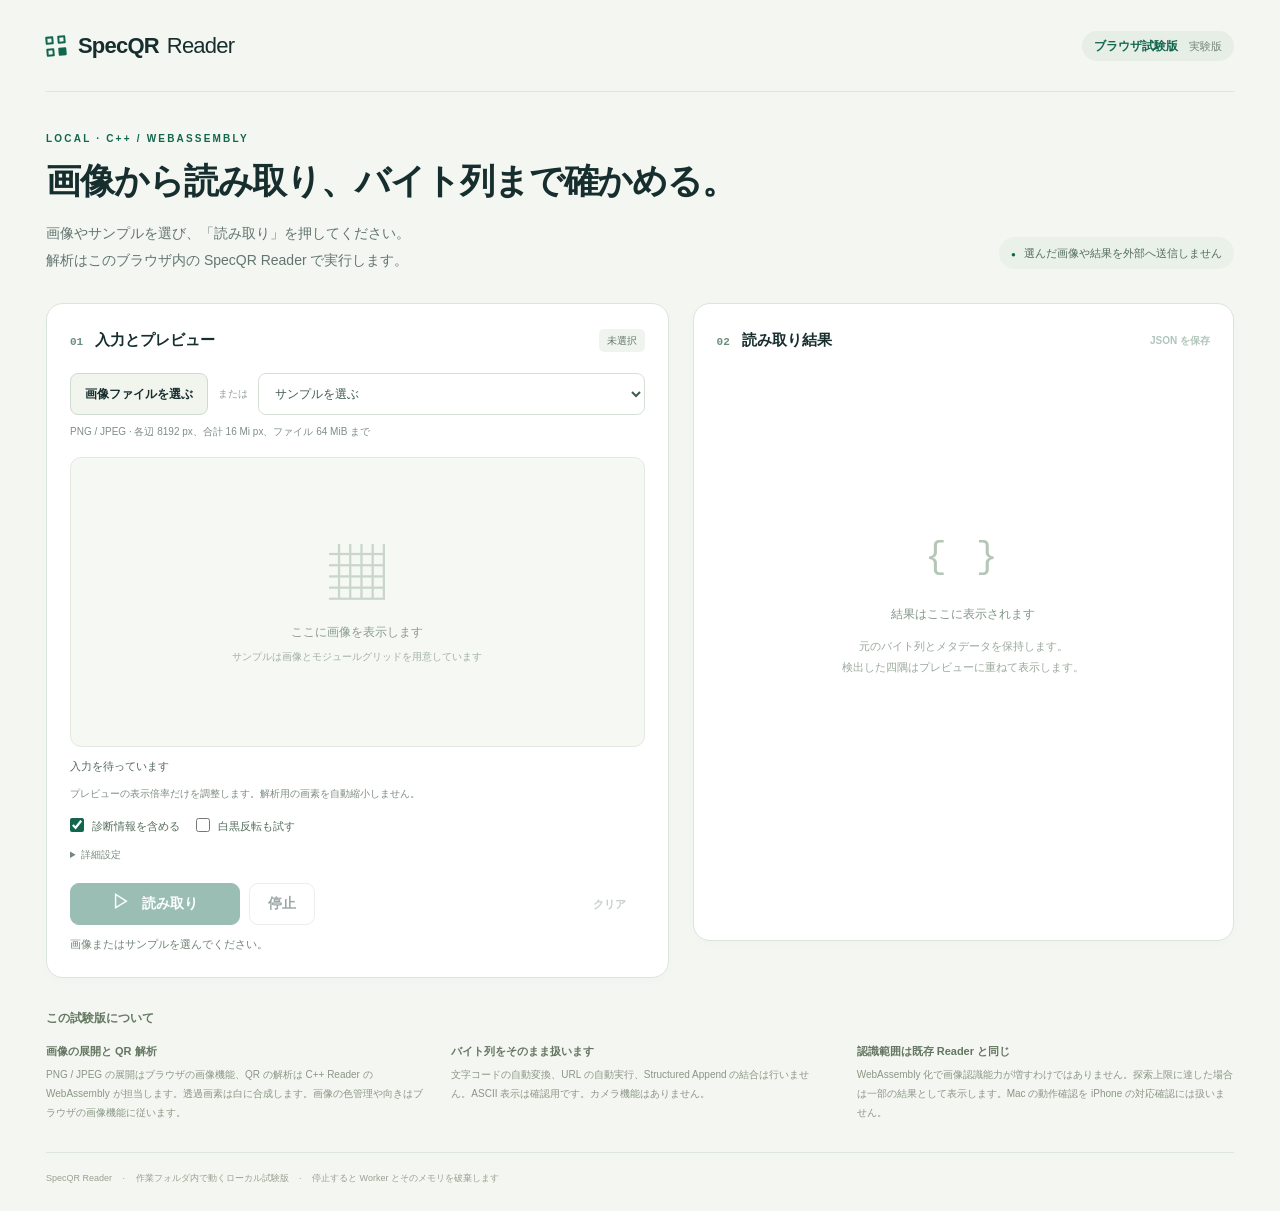
<file: browser/trial/index.html>
<!doctype html>
<html lang="ja">
<head>
  <meta charset="utf-8">
  <meta name="viewport" content="width=device-width, initial-scale=1">
  <meta http-equiv="Content-Security-Policy" content="default-src 'self'; script-src 'self' 'wasm-unsafe-eval'; style-src 'self'; img-src 'self' blob:; connect-src 'self'; worker-src 'self'; object-src 'none'; base-uri 'none'; form-action 'none'">
  <title>SpecQR Reader — ブラウザ試験版</title>
  <link rel="stylesheet" href="./styles.css">
  <script type="module" src="./app.js"></script>
</head>
<body>
  <div class="page">
    <header class="masthead">
      <a class="brand" href="./" aria-label="SpecQR Reader ホーム"><span class="brand-mark" aria-hidden="true"><i></i><i></i><i></i><i></i></span>SpecQR<span>Reader</span></a>
      <span class="trial-badge">ブラウザ試験版 <span>実験版</span></span>
    </header>
    <main>
      <section class="intro">
        <p class="eyebrow">LOCAL · C++ / WEBASSEMBLY</p>
        <h1>画像から読み取り、<br class="mobile-break">バイト列まで確かめる。</h1>
        <p class="lead">画像やサンプルを選び、「読み取り」を押してください。<br>解析はこのブラウザ内の SpecQR Reader で実行します。</p>
        <div class="privacy"><span aria-hidden="true">●</span> 選んだ画像や結果を外部へ送信しません</div>
      </section>
      <div class="workspace">
        <section class="card input-card" aria-labelledby="input-title">
          <div class="section-heading"><h2 id="input-title"><span>01</span> 入力とプレビュー</h2><span id="input-badge" class="small-badge">未選択</span></div>
          <div class="input-controls">
            <label class="file-button">画像ファイルを選ぶ<input id="image-file" type="file" accept="image/png,image/jpeg,.png,.jpg,.jpeg"></label>
            <span class="or">または</span>
            <label class="sample-label"><span class="sr-only">サンプルを選ぶ</span><select id="sample"><option value="">サンプルを選ぶ</option></select></label>
          </div>
          <p class="input-hint">PNG / JPEG · 各辺 8192 px、合計 16 Mi px、ファイル 64 MiB まで</p>
          <div id="preview-box" class="preview-box">
            <div id="preview-empty" class="preview-empty"><div class="empty-qr" aria-hidden="true">▦</div><strong>ここに画像を表示します</strong><span>サンプルは画像とモジュールグリッドを用意しています</span></div>
            <canvas id="preview" hidden aria-label="入力画像と検出した QR の四隅"></canvas>
          </div>
          <div class="preview-caption"><span id="input-name">入力を待っています</span><span id="input-size"></span></div>
          <p id="codec-note" class="codec-note">プレビューの表示倍率だけを調整します。解析用の画素を自動縮小しません。</p>
          <div class="run-options"><label><input id="diagnostics" type="checkbox" checked> 診断情報を含める</label><label><input id="invert" type="checkbox"> 白黒反転も試す</label></div>
          <details class="advanced"><summary>詳細設定</summary><div class="advanced-content"><label><input id="strict-padding" type="checkbox"> strict_padding</label><p>探索上限（0 は Reader の既定値）</p><div class="limits"><label>候補数<input id="max-candidates" type="number" min="0" max="96" value="0"></label><label>シンボル数<input id="max-symbols" type="number" min="0" max="32" value="0"></label><label>グリッド試行数<input id="max-attempts" type="number" min="0" max="2048" value="0"></label></div></div></details>
          <div class="actions"><button id="run" class="primary" disabled><span aria-hidden="true">▷</span> 読み取り</button><button id="stop" disabled>停止</button><button id="clear" class="quiet" disabled>クリア</button></div>
          <p id="status" class="status" role="status" aria-live="polite">画像またはサンプルを選んでください。</p>
        </section>
        <section class="card result-card" aria-labelledby="result-title">
          <div class="section-heading"><h2 id="result-title"><span>02</span> 読み取り結果</h2><button id="save-json" class="text-button" disabled>JSON を保存</button></div>
          <div id="result" class="result-content"><div class="result-empty"><span class="result-icon" aria-hidden="true">{ }</span><strong>結果はここに表示されます</strong><p>元のバイト列とメタデータを保持します。<br>検出した四隅はプレビューに重ねて表示します。</p></div></div>
          <p id="run-stats" class="run-stats"></p>
        </section>
      </div>
      <section class="notes" aria-labelledby="notes-title"><h2 id="notes-title">この試験版について</h2><div class="notes-grid"><div><h3>画像の展開と QR 解析</h3><p>PNG / JPEG の展開はブラウザの画像機能、QR の解析は C++ Reader の WebAssembly が担当します。透過画素は白に合成します。画像の色管理や向きはブラウザの画像機能に従います。</p></div><div><h3>バイト列をそのまま扱います</h3><p>文字コードの自動変換、URL の自動実行、Structured Append の結合は行いません。ASCII 表示は確認用です。カメラ機能はありません。</p></div><div><h3>認識範囲は既存 Reader と同じ</h3><p>WebAssembly 化で画像認識能力が増すわけではありません。探索上限に達した場合は一部の結果として表示します。Mac の動作確認を iPhone の対応確認には扱いません。</p></div></div></section>
    </main>
    <footer>SpecQR Reader <span>·</span> 作業フォルダ内で動くローカル試験版 <span>·</span> 停止すると Worker とそのメモリを破棄します</footer>
  </div>
</body>
</html>
</file>
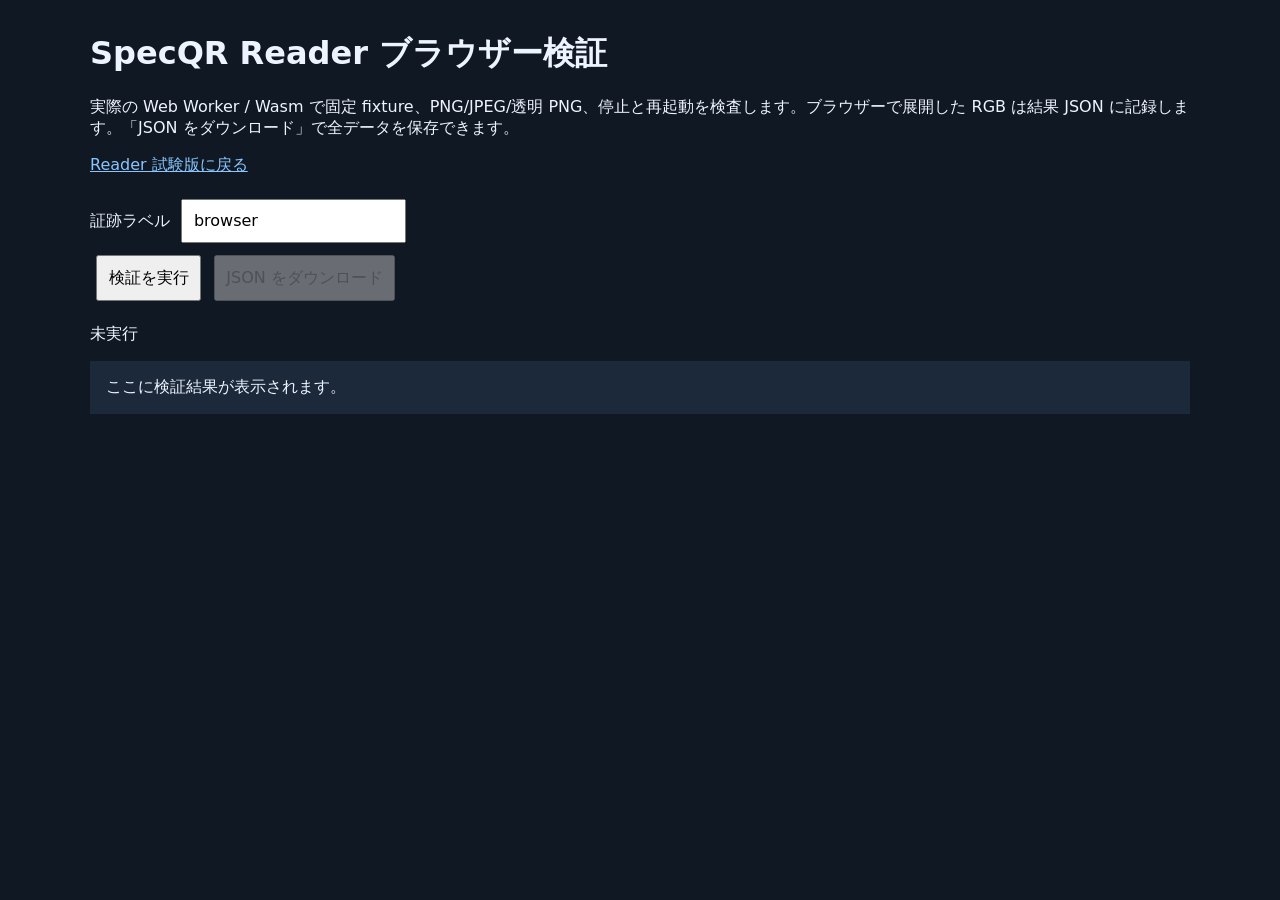
<file: browser/trial/tests/index.html>
<!doctype html>
<html lang="ja"><meta charset="utf-8"><meta name="viewport" content="width=device-width,initial-scale=1">
<title>SpecQR Reader ブラウザー検証</title>
<style>body{max-width:1100px;margin:2rem auto;padding:0 1rem;background:#101823;color:#eef4ff;font:16px system-ui}button,input{font:inherit;padding:.65rem;margin:.4rem}button{cursor:pointer}pre{white-space:pre-wrap;overflow-wrap:anywhere;background:#1c293b;padding:1rem}a{color:#89c6ff}label{display:block}.pass{color:#98e6b1}.fail{color:#ffb2b2}</style>
<h1>SpecQR Reader ブラウザー検証</h1>
<p>実際の Web Worker / Wasm で固定 fixture、PNG/JPEG/透明 PNG、停止と再起動を検査します。ブラウザーで展開した RGB は結果 JSON に記録します。「JSON をダウンロード」で全データを保存できます。</p>
<p><a href="../index.html">Reader 試験版に戻る</a></p>
<label>証跡ラベル <input id="label" value="browser" pattern="[A-Za-z0-9_-]+"></label>
<button id="run">検証を実行</button><button id="save" disabled>JSON をダウンロード</button>
<p id="status" role="status">未実行</p><pre id="results">ここに検証結果が表示されます。</pre>
<script type="module" src="./browser-tests.mjs"></script>
</html>
</file>
<file: browser/trial/styles.css>
:root{color-scheme:light;--ink:#172e2e;--muted:#627571;--line:#dce5df;--green:#12664e;--pale:#eaf5ee;--paper:#fff;--bg:#f4f6f1;font-family:-apple-system,BlinkMacSystemFont,"Hiragino Sans","Yu Gothic",sans-serif;font-size:14px;line-height:1.7}*{box-sizing:border-box}body{margin:0;background:var(--bg);color:var(--ink)}button,input,select{font:inherit}button,select,.file-button{min-height:42px}button{border:1px solid #cbd9d1;border-radius:9px;background:#fff;padding:8px 18px;color:var(--ink);cursor:pointer;font-weight:650}button:hover:enabled{background:#edf5ef;border-color:#9bb2a3}button:disabled{opacity:.42;cursor:not-allowed}button:focus-visible,input:focus-visible,select:focus-visible,summary:focus-visible,a:focus-visible,.file-button:focus-within{outline:3px solid #86bea6;outline-offset:3px}.page{max-width:1420px;margin:auto;padding:0 46px}.masthead{display:flex;align-items:center;justify-content:space-between;gap:12px;padding:27px 0;border-bottom:1px solid var(--line)}.brand{display:flex;align-items:center;gap:8px;text-decoration:none;color:var(--ink);font-size:22px;font-weight:760;letter-spacing:-.8px}.brand>span:last-child{font-weight:420}.brand-mark{display:grid;grid-template-columns:8px 8px;grid-template-rows:8px 8px;gap:4px;margin-right:4px;transform:rotate(-5deg)}.brand-mark i{border:2px solid var(--green);border-radius:1px}.brand-mark i:last-child{background:var(--green)}.trial-badge{font-size:12px;color:var(--green);background:#e6eee6;border-radius:30px;padding:5px 12px;font-weight:650}.trial-badge span{font-size:11px;color:#78877e;font-weight:400;padding-left:8px}.intro{padding:38px 0 30px;position:relative}.eyebrow{font-size:10px;letter-spacing:2.2px;color:var(--green);font-weight:750;margin:0 0 9px}h1{font-size:clamp(26px,2.7vw,36px);letter-spacing:-1.1px;line-height:1.5;margin:0 0 12px;font-weight:720}.lead{color:var(--muted);margin:0;line-height:1.9}.privacy{position:absolute;right:0;bottom:34px;font-size:11px;color:#536c60;background:#eaf1e8;border-radius:30px;padding:7px 12px}.privacy span{font-size:8px;color:var(--green);margin-right:5px}.workspace{display:grid;grid-template-columns:minmax(0,1.15fr) minmax(0,1fr);gap:24px;align-items:start}.card{border:1px solid #dce5dd;border-radius:17px;background:var(--paper);box-shadow:0 3px 12px #19332e04;overflow:hidden}.input-card{padding:23px}.section-heading{display:flex;align-items:center;justify-content:space-between;gap:10px;margin-bottom:20px}.section-heading h2{font-size:15px;margin:0;font-weight:700}.section-heading h2 span{font-family:ui-monospace,SFMono-Regular,monospace;font-size:11px;color:#6c8f7d;margin-right:8px}.small-badge{font-size:10px;padding:3px 8px;background:#f0f4ee;border-radius:5px;color:#64766a}.input-controls{display:flex;align-items:center;gap:10px}.file-button{position:relative;display:flex;align-items:center;justify-content:center;padding:7px 14px;background:#f1f5ee;border:1px solid #cddbd0;border-radius:8px;cursor:pointer;white-space:nowrap;font-size:12px;font-weight:650;overflow:hidden}.file-button input{position:absolute;inset:0;opacity:0;cursor:pointer;width:100%}.or{color:#93a095;font-size:10px}.sample-label{flex:1;min-width:0}.sample-label select{width:100%;padding:8px 30px 8px 12px;border:1px solid #d4dfd6;border-radius:8px;background:#fff;color:#415b4e;font-size:12px;text-overflow:ellipsis}.input-hint{font-size:10px;color:#7f8e84;margin:8px 0 17px}.preview-box{min-height:290px;max-height:490px;background-color:#f6f8f4;background-image:radial-gradient(#dce5dc .7px,transparent .7px);background-size:14px 14px;border:1px solid #e3e9e1;border-radius:11px;display:flex;align-items:center;justify-content:center;padding:18px;overflow:auto}.preview-empty{display:flex;align-items:center;justify-content:center;flex-direction:column;text-align:center;color:#a1afa4;gap:5px}.preview-empty strong{font-size:12px;color:#8a9b8e;font-weight:500}.preview-empty span{font-size:10px}.empty-qr{font-size:56px;line-height:1.2;color:#c9d6c9;margin-bottom:11px}canvas{display:block;max-width:100%;height:auto;max-height:450px;object-fit:contain;image-rendering:pixelated;background:#fff;box-shadow:0 2px 10px #233d3710}canvas[hidden]{display:none}.preview-caption{display:flex;justify-content:space-between;gap:10px;margin-top:10px;font-size:11px;color:#53695c}.preview-caption>span:first-child{overflow:hidden;text-overflow:ellipsis;white-space:nowrap}.preview-caption>span:last-child{flex-shrink:0;color:#839185}.codec-note{font-size:10px;line-height:1.7;color:#7e8c81;margin:9px 0 15px}.run-options{display:flex;gap:16px;flex-wrap:wrap;font-size:11px;color:#566e5e}label{cursor:pointer}input[type=checkbox]{accent-color:var(--green);vertical-align:-2px;margin:0 5px 0 0;width:14px;height:14px}.advanced{font-size:10px;margin-top:11px;color:#75897b}.advanced-content{padding:10px 0 2px}.advanced-content p{margin:7px 0 5px}.limits{display:grid;grid-template-columns:repeat(3,minmax(0,1fr));gap:10px}.limits label{font-size:10px}.limits input{width:100%;border:1px solid #d4dfd6;border-radius:5px;padding:4px 7px;font-size:12px}.actions{display:flex;align-items:center;gap:9px;margin-top:19px}.primary{background:var(--green);color:#fff;border-color:var(--green);min-width:170px}.primary:hover:enabled{background:#0c5642;color:#fff}.primary span{margin-right:9px;font-size:18px;line-height:1}.quiet{margin-left:auto;border-color:transparent;font-size:11px;color:#7b8b7e}.status{font-size:11px;color:#718375;min-height:19px;margin:10px 0 0}.status.error{color:#a63c30}.status.running{color:var(--green)}.status.running:before{content:"";display:inline-block;width:8px;height:8px;border-radius:50%;background:var(--green);margin-right:7px;animation:pulse 1.2s infinite}.result-card{min-height:638px;padding:23px}.text-button{padding:3px 0;font-size:10px;color:#47765e;background:transparent;border:0;min-height:auto}.text-button:hover:enabled{background:transparent;text-decoration:underline}.result-empty{min-height:470px;display:flex;flex-direction:column;align-items:center;justify-content:center;text-align:center;color:#839588}.result-icon{font-size:36px;font-family:ui-monospace,SFMono-Regular,monospace;color:#b5c6b7;letter-spacing:4px;margin-bottom:16px}.result-empty strong{font-size:12px;font-weight:500}.result-empty p{font-size:11px;color:#9aa89c;line-height:1.9}.result-summary{background:#eef4ed;border:1px solid #deeadc;padding:13px 14px;border-radius:9px;font-size:12px}.result-summary strong{font-size:13px}.result-summary p{font-size:10px;margin:4px 0 0;white-space:pre-wrap;overflow-wrap:anywhere}.result-summary.success{background:#eaf6ee;border-color:#d4e9d9;color:#176244}.result-summary.warning{background:#fff5df;border-color:#f3dfb1;color:#875913}.result-summary.error{background:#fff0eb;border-color:#f3d4ca;color:#984536}.symbol{border-bottom:1px solid #e4ebe1;padding:18px 0 15px}.symbol-heading{display:flex;align-items:center;justify-content:space-between;gap:10px}.symbol-heading h3{font-size:12px;margin:0}.symbol-tag{font-size:10px;color:#849381}.symbol h4{font-weight:500;font-size:10px;color:#728371;margin:12px 0 5px}.hex-value{background:#f5f7f2;border:1px solid #e8ede4;border-radius:7px;padding:10px;color:#355842;font-size:12px;margin:0 0 11px;line-height:1.8}.symbol details{font-size:10px;color:#68806b;margin-top:7px}summary{cursor:pointer;line-height:1.8}.json-value,.ascii-value{font-size:10px;max-height:400px;overflow:auto;color:#56665a;background:#f6f8f3;padding:12px;border-radius:7px}.raw-details{font-size:11px;margin-top:17px;color:#607966}pre{white-space:pre-wrap;overflow-wrap:anywhere;word-break:break-word;font-family:ui-monospace,SFMono-Regular,Menlo,monospace}.run-stats{font-size:9px;color:#9aa794;margin:17px 0 0}.notes{padding:30px 0}.notes>h2{font-size:12px;color:#657963;margin:0 0 13px}.notes-grid{display:grid;grid-template-columns:repeat(3,1fr);gap:28px}.notes-grid h3{font-size:11px;color:#647661;margin:0 0 5px;font-weight:600}.notes-grid p{font-size:10px;color:#8a9786;line-height:1.9;margin:0}footer{border-top:1px solid var(--line);padding:18px 0 24px;color:#97a28f;font-size:9px}footer span{padding:0 8px}.sr-only{position:absolute;width:1px;height:1px;padding:0;margin:-1px;overflow:hidden;clip:rect(0,0,0,0);white-space:nowrap;border:0}.mobile-break{display:none}@keyframes pulse{50%{opacity:.3}}@media(prefers-reduced-motion:reduce){.status.running:before{animation:none}}@media(max-width:1050px){.page{padding:0 25px}.privacy{position:static;display:inline-block;margin-top:15px}.workspace{gap:16px;grid-template-columns:minmax(0,1.1fr) minmax(0,1fr)}.input-card,.result-card{padding:18px}.input-controls{flex-wrap:wrap}.sample-label{min-width:180px}.intro{padding-top:28px}.preview-box{min-height:260px}.primary{min-width:145px}}@media(max-width:760px){.page{padding:0 18px}.masthead{padding:20px 0}.brand{font-size:20px}.trial-badge span{display:none}.workspace{grid-template-columns:1fr}.result-card{min-height:300px}.result-empty{min-height:250px}.notes-grid{grid-template-columns:1fr;gap:15px}.mobile-break{display:block}h1{font-size:27px}.lead{font-size:12px}.input-card,.result-card{padding:18px}.intro{padding-bottom:23px}.preview-box{max-height:420px}canvas{max-height:380px}.run-options{gap:12px}footer span:last-of-type,footer span:last-of-type+span{display:none}}

.preview-empty[hidden]{display:none}
</file>
